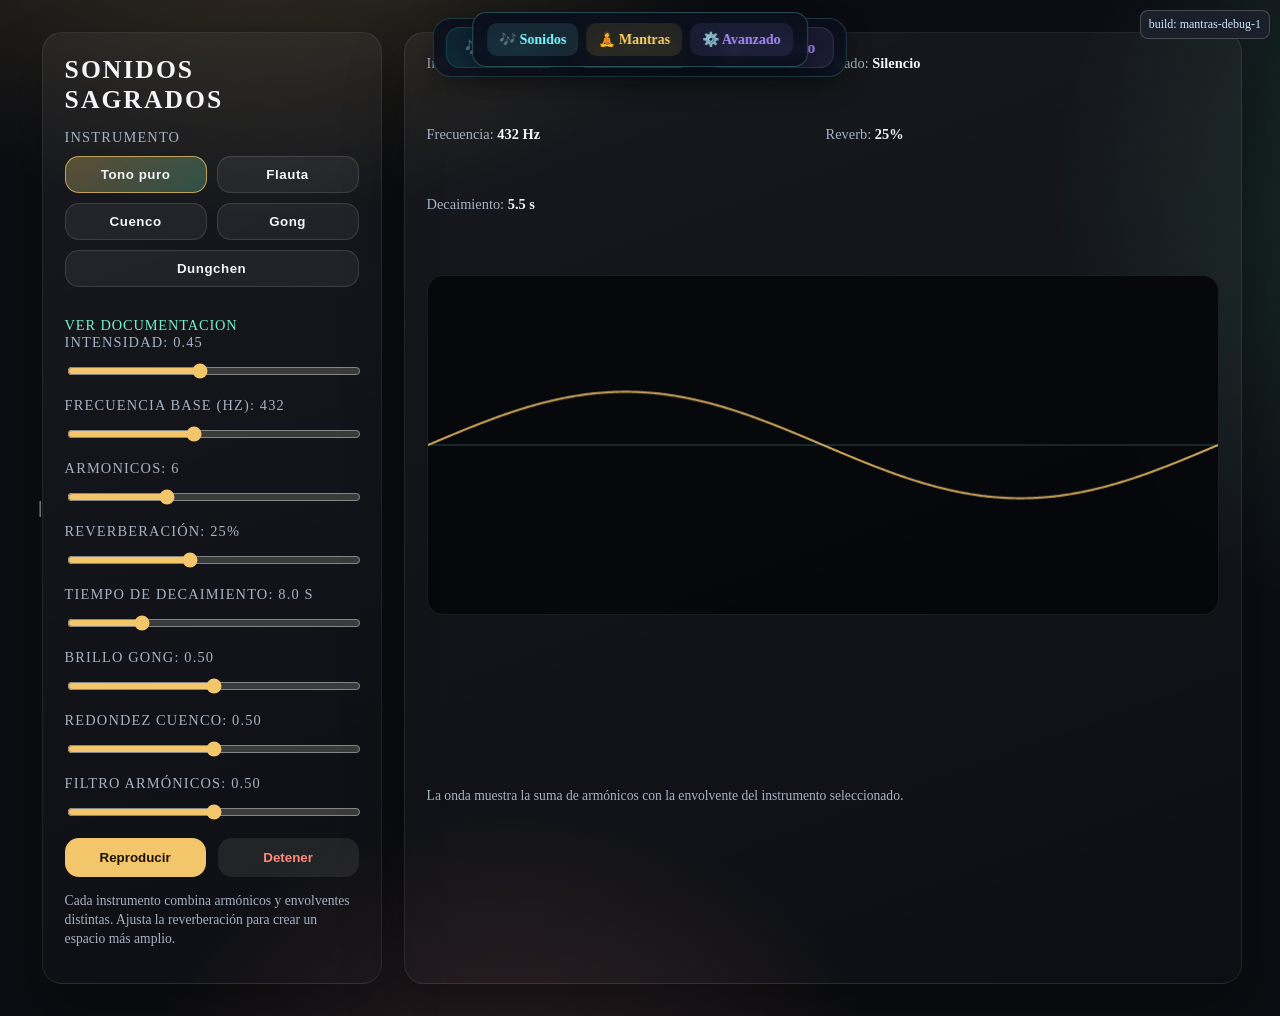
<file: index.html>
<!doctype html>
<html lang="es">
<head>
  <meta charset="utf-8" />
  <meta name="viewport" content="width=device-width, initial-scale=1.0, viewport-fit=cover">
  <title>Sonidos Sagrados</title>
  <link rel="manifest" href="./manifest.json">
  <meta name="theme-color" content="#111111">
  <style>
    :root {
      --bg: #0b0d12;
      --panel: #151a22;
      --ink: #f2f4f8;
      --muted: #a7b1c2;
      --gold: #f4c66b;
      --emerald: #76f1c4;
      --crimson: #ff8a7a;
    }

    * { box-sizing: border-box; }

    body {
      margin: 0;
      font-family: "Cinzel", "Georgia", serif;
      color: var(--ink);
      background:
        radial-gradient(900px 700px at 20% -20%, rgba(244, 198, 107, 0.25), transparent 60%),
        radial-gradient(800px 800px at 120% 20%, rgba(118, 241, 196, 0.2), transparent 60%),
        radial-gradient(700px 700px at 40% 120%, rgba(255, 138, 122, 0.2), transparent 60%),
        var(--bg);
      min-height: 100vh;
      display: flex;
      justify-content: center;
      align-items: center;
      padding: 32px 18px;
    }

    .shell {
      width: min(1200px, 100%);
      display: grid;
      grid-template-columns: minmax(260px, 340px) 1fr;
      gap: 22px;
    }

    @media (max-width: 900px) {
      .shell { grid-template-columns: 1fr; }
    }

    .panel {
      background: linear-gradient(160deg, rgba(255,255,255,0.05), rgba(255,255,255,0.01));
      border: 1px solid rgba(255,255,255,0.08);
      border-radius: 20px;
      padding: 22px;
      box-shadow: 0 30px 60px rgba(0,0,0,0.3);
    }

    h1 {
      font-size: 1.6rem;
      margin: 0 0 14px;
      letter-spacing: 0.08em;
      text-transform: uppercase;
    }

    .control {
      display: grid;
      gap: 10px;
      margin-bottom: 16px;
    }

    .control label {
      font-size: 0.9rem;
      color: var(--muted);
      text-transform: uppercase;
      letter-spacing: 0.08em;
    }

    .row {
      display: flex;
      gap: 10px;
      flex-wrap: wrap;
    }

    .btn {
      flex: 1 1 120px;
      padding: 10px 14px;
      border-radius: 14px;
      border: 1px solid rgba(255,255,255,0.12);
      background: rgba(255,255,255,0.06);
      color: var(--ink);
      cursor: pointer;
      transition: all 0.2s ease;
      font-weight: 600;
      letter-spacing: 0.04em;
    }

    .btn.active {
      border-color: rgba(244, 198, 107, 0.7);
      background: linear-gradient(130deg, rgba(244, 198, 107, 0.3), rgba(118, 241, 196, 0.25));
    }

    .btn:hover { transform: translateY(-1px); }

    input[type="range"] {
      width: 100%;
      accent-color: var(--gold);
    }

    .cta {
      display: flex;
      gap: 12px;
      margin-top: 8px;
    }

    .cta button {
      flex: 1;
      padding: 12px 14px;
      border-radius: 14px;
      border: none;
      font-weight: 700;
      cursor: pointer;
    }

    .start {
      background: var(--gold);
      color: #1a1206;
    }

    .stop {
      background: rgba(255,255,255,0.08);
      color: var(--crimson);
      border: 1px solid rgba(255,255,255,0.2);
    }

    .display {
      display: grid;
      gap: 14px;
    }

    .readout {
      display: grid;
      gap: 6px;
      grid-template-columns: repeat(2, minmax(140px, 1fr));
      font-size: 0.9rem;
      color: var(--muted);
    }

    .readout span {
      color: var(--ink);
      font-weight: 600;
    }

    canvas {
      width: 100%;
      height: 340px;
      background: rgba(6, 8, 12, 0.8);
      border-radius: 16px;
      border: 1px solid rgba(255,255,255,0.08);
    }

    .hint {
      font-size: 0.85rem;
      color: var(--muted);
      line-height: 1.4;
    }

    .nav-link {
      display: inline-block;
      margin-top: 14px;
      color: var(--emerald);
      text-decoration: none;
      font-size: 0.9rem;
      letter-spacing: 0.06em;
      text-transform: uppercase;
    }

  </style>
  <link rel="apple-touch-icon" href="apple-touch-icon.png">
  <meta name="apple-mobile-web-app-capable" content="yes">
  <meta name="apple-mobile-web-app-status-bar-style" content="black-translucent">
  <meta name="apple-mobile-web-app-title" content="Sonidos">
</head>
<body>
<div class="top-nav-links" style="position:fixed; top:18px; left:50%; transform:translateX(-50%); z-index:9999; display:flex; gap:12px; padding:8px 12px; border-radius:18px; background:rgba(10,15,28,0.88); border:1px solid rgba(125,249,255,0.18); box-shadow:0 8px 24px rgba(0,0,0,0.35); backdrop-filter:blur(8px);">
  <a href="sonidos_sagrados.html" style="text-decoration:none; color:#67e8f9; font-weight:700; padding:10px 18px; border-radius:14px; background:rgba(34,211,238,0.10); border:1px solid rgba(34,211,238,0.18);">🎶 Sonidos</a>
  <a href="mantras.html" style="text-decoration:none; color:#fbbf24; font-weight:700; padding:10px 18px; border-radius:14px; background:rgba(251,191,36,0.10); border:1px solid rgba(251,191,36,0.18);">🧘 Mantras</a>
  <a href="sound_generator.html" style="text-decoration:none; color:#a78bfa; font-weight:700; padding:10px 18px; border-radius:14px; background:rgba(167,139,250,0.10); border:1px solid rgba(167,139,250,0.18);">⚙️ Avanzado</a>
</div>

<div style="margin:12px 0; display:flex; gap:10px; flex-wrap:wrap;">| </div>

<nav style="position:fixed; top:12px; left:50%; transform:translateX(-50%); z-index:9999; display:flex; gap:8px; flex-wrap:wrap; justify-content:center; background:rgba(10,15,28,0.88); padding:10px 14px; border:1px solid rgba(125,249,255,0.25); border-radius:14px; box-shadow:0 8px 24px rgba(0,0,0,0.35); backdrop-filter:blur(8px);">
  <a href="sonidos_sagrados.html" style="color:#7df9ff; text-decoration:none; font-weight:700; font-size:14px; padding:8px 12px; border-radius:10px; background:rgba(125,249,255,0.10);">🎶 Sonidos</a>
  <a href="mantras.html" style="color:#ffd166; text-decoration:none; font-weight:700; font-size:14px; padding:8px 12px; border-radius:10px; background:rgba(255,209,102,0.10);">🧘 Mantras</a>
  <a href="sound_generator.html" style="color:#a78bfa; text-decoration:none; font-weight:700; font-size:14px; padding:8px 12px; border-radius:10px; background:rgba(167,139,250,0.10);">⚙️ Avanzado</a>
</nav>



  <main class="shell">
    <div id="build-tag" style="position:fixed; top:10px; right:10px; z-index:9999; font-size:12px; padding:6px 8px; border-radius:8px; background:#1a1f2a; border:1px solid rgba(255,255,255,0.2); color:#cfe3ff;">
      build: mantras-debug-1
    </div>
    <section class="panel">
      <h1>Sonidos sagrados</h1>
<div class="control">
        <label>Instrumento</label>
        <div class="row" id="instrument-buttons">
          <button class="btn active" data-instrument="pure">Tono puro</button>
          <button class="btn" data-instrument="flute">Flauta</button>
          <button class="btn" data-instrument="bowl">Cuenco</button>
          <button class="btn" data-instrument="gong">Gong</button>
          <button class="btn" data-instrument="tibet-horn">Dungchen</button>
        </div>
      </div>
      <a class="nav-link" href="documentacion_botones.html">Ver documentacion</a>

      <div class="control">
        <label>Intensidad: <span id="amp-value">0.45</span></label>
        <input id="amp" type="range" min="0" max="1" step="0.01" value="0.45" />
      </div>

      <div class="control">
        <label>Frecuencia base (Hz): <span id="freq-value">432</span></label>
        <input id="freq" type="range" min="20" max="980" step="1" value="432" />
      </div>

      <div class="control">
        <label>Armonicos: <span id="harm-value">6</span></label>
        <input id="harm" type="range" min="1" max="16" step="1" value="6" />
      </div>

      <div class="control">
        <label>Reverberación: <span id="verb-value">25%</span></label>
        <input id="verb" type="range" min="0" max="0.6" step="0.01" value="0.25" />
      </div>

      <div class="control">
        <label>Tiempo de decaimiento: <span id="decay-value">8.0 s</span></label>
        <input id="decay" type="range" min="1" max="30" step="0.1" value="8.0" />
      </div>

      <div class="control">
        <label>Brillo gong: <span id="gong-bright-value">0.5</span></label>
        <input id="gong-bright" type="range" min="0" max="1" step="0.05" value="0.5" />
      </div>

      <div class="control">
        <label>Redondez cuenco: <span id="bowl-round-value">0.5</span></label>
        <input id="bowl-round" type="range" min="0" max="1" step="0.05" value="0.5" />
      </div>

      <div class="control">
        <label>Filtro armónicos: <span id="harm-filter-value">0.5</span></label>
        <input id="harm-filter" type="range" min="0" max="1" step="0.05" value="0.5" />
      </div>

      <div class="cta">
        <button class="start" id="start">Reproducir</button>
        <button class="stop" id="stop">Detener</button>
      </div>

      <p class="hint">Cada instrumento combina armónicos y envolventes distintas. Ajusta la reverberación para crear un espacio más amplio.</p>
      
    </section>

    <section class="panel display">
      <div class="readout">
        <div>Instrumento: <span id="read-inst">Tono puro</span></div>
        <div>Estado: <span id="read-state">Silencio</span></div>
        <div>Frecuencia: <span id="read-freq">432 Hz</span></div>
        <div>Reverb: <span id="read-verb">25%</span></div>
        <div>Decaimiento: <span id="read-decay">5.5 s</span></div>
      </div>
      <canvas id="scope" width="900" height="340"></canvas>
      <p id="wave-hint" class="hint">La onda muestra la suma de armónicos con la envolvente del instrumento seleccionado.</p>
      

    </section>
  </main>

  <script>
    const audioState = {
      ctx: null,
      masterGain: null,
      verb: null,
      verbGain: null,
      instrument: "pure",
      running: false,
      voiceGain: null,
      nodes: []
    };

    const ui = {
      amp: document.getElementById("amp"),
      freq: document.getElementById("freq"),
      harm: document.getElementById("harm"),
      verb: document.getElementById("verb"),
      decay: document.getElementById("decay"),
      ampValue: document.getElementById("amp-value"),
      freqValue: document.getElementById("freq-value"),
      harmValue: document.getElementById("harm-value"),
      verbValue: document.getElementById("verb-value"),
      decayValue: document.getElementById("decay-value"),
      readInst: document.getElementById("read-inst"),
      readState: document.getElementById("read-state"),
      readFreq: document.getElementById("read-freq"),
      readVerb: document.getElementById("read-verb"),
      readDecay: document.getElementById("read-decay"),
      buttons: Array.from(document.querySelectorAll("#instrument-buttons .btn")),
      gongBright: document.getElementById("gong-bright"),
      bowlRound: document.getElementById("bowl-round"),
      harmFilter: document.getElementById("harm-filter"),
      gongBrightValue: document.getElementById("gong-bright-value"),
      bowlRoundValue: document.getElementById("bowl-round-value"),
      harmFilterValue: document.getElementById("harm-filter-value"),
      start: document.getElementById("start"),
      stop: document.getElementById("stop"),
      canvas: document.getElementById("scope"),
      waveHint: document.getElementById("wave-hint"),
      mantrasPanel: document.getElementById("mantras-panel")
    };

    const labels = {
      pure: "Tono puro",
      flute: "Flauta",
      bowl: "Cuenco",
      gong: "Gong",
      "tibet-horn": "Dungchen"
    };


    function ensureAudio() {
      if (!audioState.ctx) {
        audioState.ctx = new (window.AudioContext || window.webkitAudioContext)();
        audioState.masterGain = audioState.ctx.createGain();
        audioState.verbGain = audioState.ctx.createGain();
        audioState.verb = createReverb(audioState.ctx, 2.6);
        audioState.masterGain.connect(audioState.ctx.destination);
        audioState.masterGain.connect(audioState.verbGain);
        audioState.verbGain.connect(audioState.verb);
        audioState.verb.connect(audioState.ctx.destination);
      }
    }

    function createReverb(ctx, seconds) {
      const rate = ctx.sampleRate;
      const length = rate * seconds;
      const impulse = ctx.createBuffer(2, length, rate);
      for (let ch = 0; ch < 2; ch++) {
        const data = impulse.getChannelData(ch);
        for (let i = 0; i < length; i++) {
          const decay = Math.pow(1 - i / length, 2.2);
          data[i] = (Math.random() * 2 - 1) * decay;
        }
      }
      const convolver = ctx.createConvolver();
      convolver.buffer = impulse;
      return convolver;
    }

    function getProfile() {
      const harmonics = parseInt(ui.harm.value, 10);
      const baseProfiles = {
        pure: {
          ratios: [1],
          gains: [1],
        decay: 3.2,
        attack: 0.03,
        sustain: true,
        noise: 0
      },
      flute: {
        ratios: [1, 2, 3],
        gains: [1, 0.22, 0.12],
        decay: 3.0,
        attack: 0.05,
        sustain: true,
        noise: 0.02
      },
        bowl: {
          ratios: [1, 1.48, 2.15, 2.72, 3.3, 4.12, 4.7],
          gains: [1, 0.65, 0.5, 0.36, 0.28, 0.22, 0.18],
          decay: 6.8,
          attack: 0.02,
          sustain: false,
          noise: 0.02
        },
      gong: {
        ratios: [0.5, 1, 1.27, 1.42, 1.62, 2.05, 2.7, 3.05, 3.9, 4.6],
        gains: [0.22, 1, 0.8, 0.6, 0.48, 0.42, 0.3, 0.24, 0.2, 0.16],
        decay: 12.0,
        attack: 0.05,
        sustain: false,
        noise: 0.12
      },
      "tibet-horn": {
        synthesis: "harmonic",
        harmonics: 25,
        p: 1.1,
        decay: 6.0,
        attack: 0.5,
        release: 0.5,
        sustain: true,
        noise: 0
      }
    };

      const base = baseProfiles[audioState.instrument];
      const profile = {
        ...base,
        ratios: base.ratios ? base.ratios.slice() : [],
        gains: base.gains ? base.gains.slice() : []
      };

      // Ajustes tímbricos
      if (audioState.instrument === "gong" && profile.gains) {
        const bright = (parseFloat(ui.gongBright.value) - 0.5) * 2; // -1..1
        profile.gains = profile.gains.map((g, i) => {
          const tilt = 1 + bright * (i / profile.gains.length) * 0.45;
          return g * tilt;
        });
        profile.noise = Math.max(0.04, profile.noise + bright * 0.04);
      }

      if (audioState.instrument === "bowl" && profile.gains) {
        const round = (parseFloat(ui.bowlRound.value) - 0.5) * 2;
        profile.gains = profile.gains.map((g, i) => {
          const tilt = 1 + (-round) * (i / profile.gains.length) * 0.5;
          return g * tilt;
        });
      }

      const filter = (parseFloat(ui.harmFilter.value) - 0.5) * 2;
      if (Math.abs(filter) > 0.001 && profile.gains) {
        profile.gains = profile.gains.map((g, i) => {
          const weight = filter > 0
            ? 1 - (i / profile.gains.length) * 0.35
            : 1 + (i / profile.gains.length) * 0.35;
          return g * weight;
        });
      }
      if (profile.ratios.length && harmonics > profile.ratios.length) {
        const extra = harmonics - profile.ratios.length;
        for (let i = 0; i < extra; i++) {
          const n = profile.ratios.length + 1 + i;
          profile.ratios.push(n);
          profile.gains.push(profile.gains[profile.gains.length - 1] * 0.7);
        }
      }
      return profile;
    }

    function updateInstrument() {
      ui.readInst.textContent = labels[audioState.instrument];
      if (audioState.running) {
        stopSound(true);
        startSound();
      }
    }

    function updateParams() {
      const amp = parseFloat(ui.amp.value);
      const freq = parseFloat(ui.freq.value);
      const harm = parseInt(ui.harm.value, 10);
      const verb = parseFloat(ui.verb.value);
      const decay = parseFloat(ui.decay.value);

      ui.ampValue.textContent = amp.toFixed(2);
      ui.freqValue.textContent = freq.toFixed(0);
      ui.harmValue.textContent = harm;
      ui.verbValue.textContent = `${Math.round(verb * 100)}%`;
      ui.decayValue.textContent = `${decay.toFixed(1)} s`;

      ui.readFreq.textContent = `${freq.toFixed(0)} Hz`;
      ui.readVerb.textContent = `${Math.round(verb * 100)}%`;
      ui.readDecay.textContent = `${decay.toFixed(1)} s`;

      if (audioState.masterGain) {
        audioState.masterGain.gain.setTargetAtTime(amp, audioState.ctx.currentTime, 0.05);
      }
      if (audioState.verbGain) {
        audioState.verbGain.gain.setTargetAtTime(verb, audioState.ctx.currentTime, 0.08);
      }
      if (audioState.nodes.length) {
        const profile = getProfile();
        audioState.nodes.forEach((node, index) => {
          if (node.type === "osc") {
            if (profile.synthesis === "harmonic") {
              node.osc.frequency.setTargetAtTime(freq, audioState.ctx.currentTime, 0.05);
            } else {
              const ratio = profile.ratios[index % profile.ratios.length];
              node.osc.frequency.setTargetAtTime(freq * ratio, audioState.ctx.currentTime, 0.05);
            }
          }
        });
      }
      drawWaveform();
    }

    function startSound() {
      ensureAudio();
      if (audioState.running) return;

      const ctx = audioState.ctx;
      const profile = getProfile();
      const freq = parseFloat(ui.freq.value);
      const decay = parseFloat(ui.decay.value);
      const now = ctx.currentTime;

      audioState.masterGain.gain.value = parseFloat(ui.amp.value);
      audioState.verbGain.gain.value = parseFloat(ui.verb.value);

      audioState.voiceGain = ctx.createGain();
      audioState.voiceGain.gain.value = 0;

      if (audioState.instrument === "tibet-horn") {
        const lowpass = ctx.createBiquadFilter();
        lowpass.type = "lowpass";
        lowpass.frequency.value = 900;
        lowpass.Q.value = 0.7;

        const body = ctx.createBiquadFilter();
        body.type = "peaking";
        body.frequency.value = 120;
        body.Q.value = 1.1;
        body.gain.value = 4;

        audioState.voiceGain.connect(body);
        body.connect(lowpass);
        lowpass.connect(audioState.masterGain);
        lowpass.connect(audioState.verbGain);

        audioState.nodes.push({ type: "filter", node: body });
        audioState.nodes.push({ type: "filter", node: lowpass });
      } else {
        audioState.voiceGain.connect(audioState.masterGain);
        audioState.voiceGain.connect(audioState.verbGain);
      }

      audioState.nodes = [];

      if (profile.synthesis === "harmonic") {
        const osc = ctx.createOscillator();
        const real = new Float32Array(profile.harmonics + 1);
        const imag = new Float32Array(profile.harmonics + 1);
        for (let n = 1; n <= profile.harmonics; n++) {
          const amp = 1 / Math.pow(n, profile.p);
          real[n] = 0;
          imag[n] = amp;
        }
        const wave = ctx.createPeriodicWave(real, imag, { disableNormalization: true });
        osc.setPeriodicWave(wave);
        osc.frequency.value = freq;
        osc.connect(audioState.voiceGain);
        osc.start();
        audioState.nodes.push({ type: "osc", osc, gain: audioState.voiceGain });

        if (audioState.instrument === "tibet-horn") {
          const lfo = ctx.createOscillator();
          lfo.type = "sine";
          lfo.frequency.value = 0.22;
          const lfoGain = ctx.createGain();
          lfoGain.gain.value = 6;
          lfo.connect(lfoGain);
          lfoGain.connect(osc.detune);
          lfo.start();
          audioState.nodes.push({ type: "lfo", osc: lfo, gain: lfoGain });
        }
      } else {
        const detuneSpread = audioState.instrument === "gong" ? 20 : audioState.instrument === "bowl" ? 9 : 4;

        profile.ratios.forEach((ratio, index) => {
          const osc = ctx.createOscillator();
          osc.type = "sine";
          osc.frequency.value = freq * ratio;
          osc.detune.value = (Math.random() * detuneSpread - detuneSpread / 2);
          const gain = ctx.createGain();
          gain.gain.value = profile.gains[index] || profile.gains[profile.gains.length - 1];
          osc.connect(gain);
          gain.connect(audioState.voiceGain);
          osc.start();
          audioState.nodes.push({ type: "osc", osc, gain });
        });

        if (audioState.instrument === "gong") {
          const lfo = ctx.createOscillator();
          lfo.type = "sine";
          lfo.frequency.value = 0.12;
          const lfoGain = ctx.createGain();
          lfoGain.gain.value = 20;
          lfo.connect(lfoGain);
          audioState.nodes.forEach((node) => {
            if (node.type === "osc") {
              lfoGain.connect(node.osc.detune);
            }
          });
          lfo.start();
          audioState.nodes.push({ type: "lfo", osc: lfo, gain: lfoGain });
        }
      }

      if (profile.noise > 0 || audioState.instrument === "tibet-horn") {
        const bufferSize = ctx.sampleRate * 1.2;
        const buffer = ctx.createBuffer(1, bufferSize, ctx.sampleRate);
        const data = buffer.getChannelData(0);
        for (let i = 0; i < bufferSize; i++) {
          data[i] = (Math.random() * 2 - 1) * 0.6;
        }
        const noise = ctx.createBufferSource();
        noise.buffer = buffer;
        noise.loop = profile.sustain;
        const filter = ctx.createBiquadFilter();
        filter.type = "bandpass";
        filter.frequency.value = audioState.instrument === "gong" ? freq * 2.2 : audioState.instrument === "tibet-horn" ? 320 : freq * 1.6;
        filter.Q.value = audioState.instrument === "tibet-horn" ? 0.55 : 0.8;
        const noiseGain = ctx.createGain();
        noiseGain.gain.value = audioState.instrument === "tibet-horn" ? 0.06 : profile.noise;
        noise.connect(filter);
        filter.connect(noiseGain);
        noiseGain.connect(audioState.voiceGain);
        noise.start();
        audioState.nodes.push({ type: "noise", noise, gain: noiseGain });

        if (audioState.instrument === "gong") {
          const air = ctx.createBufferSource();
          air.buffer = buffer;
          air.loop = profile.sustain;
          const airFilter = ctx.createBiquadFilter();
          airFilter.type = "bandpass";
          airFilter.frequency.value = 1800;
          airFilter.Q.value = 0.4;
          const airGain = ctx.createGain();
          airGain.gain.value = 0.01;
          air.connect(airFilter);
          airFilter.connect(airGain);
          airGain.connect(audioState.voiceGain);
          air.start();
          audioState.nodes.push({ type: "noise", noise: air, gain: airGain });
        }
      }

      audioState.voiceGain.gain.setValueAtTime(0.0001, now);
      audioState.voiceGain.gain.exponentialRampToValueAtTime(1, now + profile.attack);

      if (!profile.sustain) {
        const decayTime = Math.max(0.4, profile.decay * (decay / 5.5));
        audioState.nodes.forEach((node, index) => {
          if (node.type === "osc") {
            const tail = decayTime * (1 + index * 0.12);
            if (node.gain && node.gain.gain) {
              node.gain.gain.exponentialRampToValueAtTime(0.0001, now + tail);
            }
          }
        });
        audioState.voiceGain.gain.exponentialRampToValueAtTime(0.0001, now + decayTime * 1.2);
      }

      audioState.running = true;
      ui.readState.textContent = "Reproduciendo";
    }

    function stopSound(immediate = false) {
      if (!audioState.running) return;
      const now = audioState.ctx.currentTime;
      const profile = getProfile();
      const release = immediate ? 0.05 : (profile.release || 0.3);

      if (audioState.voiceGain) {
        audioState.voiceGain.gain.cancelScheduledValues(now);
        audioState.voiceGain.gain.exponentialRampToValueAtTime(0.0001, now + release);
      }

      audioState.nodes.forEach((node) => {
        if (node.type === "osc") {
          node.osc.stop(now + release + 0.05);
        } else if (node.type === "noise") {
          node.noise.stop(now + release + 0.05);
        } else if (node.type === "lfo") {
          node.osc.stop(now + release + 0.05);
        }
      });

      setTimeout(() => {
        audioState.nodes.forEach((node) => {
          if (node.type === "osc") {
            node.osc.disconnect();
            if (node.gain && node.gain.disconnect) node.gain.disconnect();
          } else if (node.type === "noise") {
            node.noise.disconnect();
            node.gain.disconnect();
          } else if (node.type === "lfo") {
            node.osc.disconnect();
            node.gain.disconnect();
          } else if (node.type === "filter") {
            node.node.disconnect();
          }
        });
        if (audioState.voiceGain) {
          audioState.voiceGain.disconnect();
        }
        audioState.nodes = [];
        audioState.voiceGain = null;
        audioState.running = false;
        ui.readState.textContent = "Silencio";
      }, (release + 0.06) * 1000);
    }

    function drawWaveform() {
      const canvas = ui.canvas;
      const ctx = canvas.getContext("2d");
      const w = canvas.width;
      const h = canvas.height;

      ctx.clearRect(0, 0, w, h);
      ctx.fillStyle = "rgba(6, 8, 12, 0.7)";
      ctx.fillRect(0, 0, w, h);

      const mid = h / 2;
      ctx.strokeStyle = "rgba(244, 198, 107, 0.8)";
      ctx.lineWidth = 2.2;

      const samples = 512;
      const amp = parseFloat(ui.amp.value);
      const harmonics = parseInt(ui.harm.value, 10);
      const profile = getProfile();

      ctx.beginPath();
      for (let i = 0; i <= samples; i++) {
        const t = i / samples;
        const phase = t * 2 * Math.PI;
        let value = 0;

        if (audioState.instrument === "pure") {
          value = Math.sin(phase);
        } else if (audioState.instrument === "tibet-horn") {
          const limit = profile.harmonics || 25;
          const p = profile.p || 1.1;
          for (let n = 1; n <= limit; n++) {
            value += Math.sin(n * phase) / Math.pow(n, p);
          }
        } else {
          const limit = Math.min(harmonics, profile.ratios.length);
          for (let n = 0; n < limit; n++) {
            value += Math.sin(profile.ratios[n] * phase) * (profile.gains[n] || 0.1);
          }
        }

        value = value * amp;
        const x = (i / samples) * w;
        const y = mid - value * (h * 0.35);
        if (i === 0) ctx.moveTo(x, y);
        else ctx.lineTo(x, y);
      }
      ctx.stroke();

      ctx.strokeStyle = "rgba(118, 241, 196, 0.3)";
      ctx.lineWidth = 1;
      ctx.beginPath();
      ctx.moveTo(0, mid);
      ctx.lineTo(w, mid);
      ctx.stroke();
    }

    ui.buttons.forEach((btn) => {
      btn.addEventListener("click", () => {
        ui.buttons.forEach((b) => b.classList.remove("active"));
        btn.classList.add("active");
        audioState.instrument = btn.dataset.instrument;
        updateInstrument();
        drawWaveform();
      });
    });

    function updateToneLabels() {
      ui.gongBrightValue.textContent = parseFloat(ui.gongBright.value).toFixed(2);
      ui.bowlRoundValue.textContent = parseFloat(ui.bowlRound.value).toFixed(2);
      ui.harmFilterValue.textContent = parseFloat(ui.harmFilter.value).toFixed(2);
    }

    ui.amp.addEventListener("input", updateParams);
    ui.freq.addEventListener("input", updateParams);
    ui.harm.addEventListener("input", () => {
      updateParams();
      updateInstrument();
    });
    ui.verb.addEventListener("input", updateParams);
    ui.decay.addEventListener("input", updateParams);
    ui.gongBright.addEventListener("input", () => {
      updateToneLabels();
      updateInstrument();
      drawWaveform();
    });
    ui.bowlRound.addEventListener("input", () => {
      updateToneLabels();
      updateInstrument();
      drawWaveform();
    });
    ui.harmFilter.addEventListener("input", () => {
      updateToneLabels();
      updateInstrument();
      drawWaveform();
    });

    ui.start.addEventListener("click", () => {
      startSound();
      updateParams();
    });

    ui.stop.addEventListener("click", stopSound);

        updateToneLabels();
    drawWaveform();
  </script>
  <script>
  if ("serviceWorker" in navigator) {
    window.addEventListener("load", function () {
      navigator.serviceWorker.register("./sw.js", { scope: "./" })
        .catch(function (err) { console.log("SW error", err); });
    });
  }
  </script>
</body>
</html>
</file>
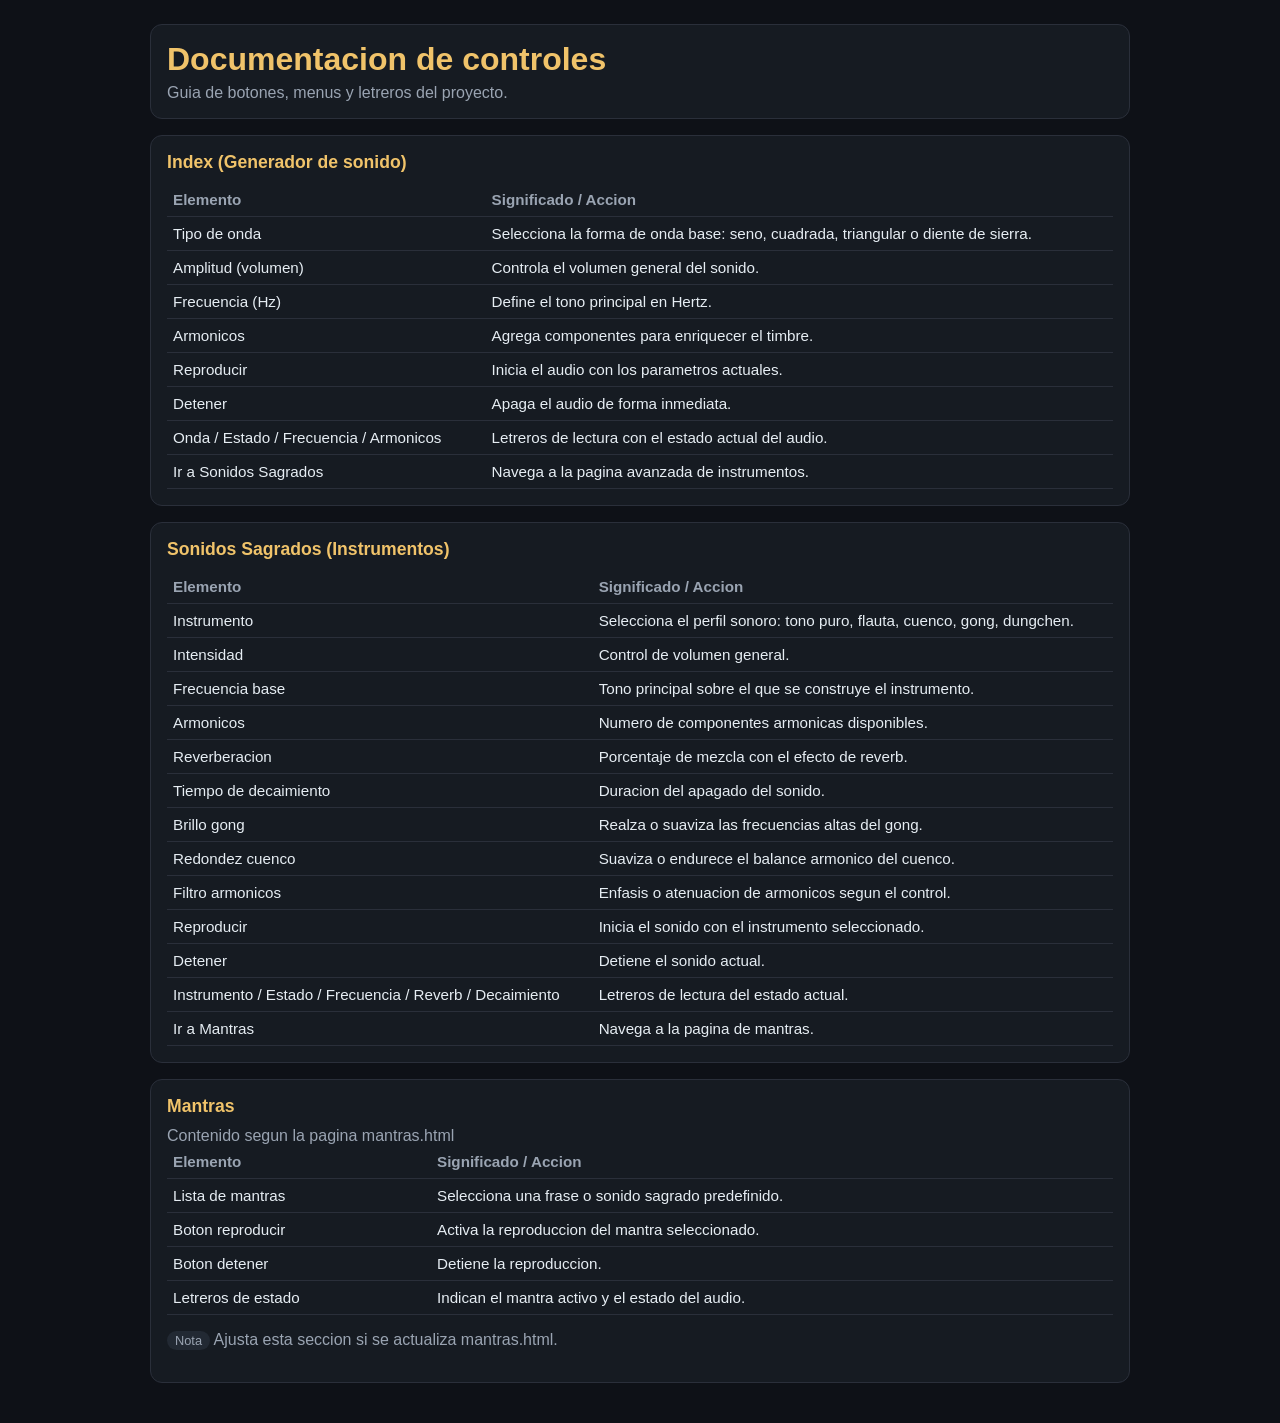
<file: documentacion_botones.html>
<!doctype html>
<html lang="es">
<head>
  <meta charset="utf-8" />
  <meta name="viewport" content="width=device-width, initial-scale=1" />
  <title>Documentacion de controles - Generador de Sonidos Sagrados</title>
  <style>
    :root {
      --bg: #0e1117;
      --panel: #161b22;
      --text: #e6edf3;
      --muted: #9aa4b2;
      --accent: #f0c36a;
    }
    * { box-sizing: border-box; }
    body {
      margin: 0;
      font-family: "Trebuchet MS", "Verdana", sans-serif;
      background: var(--bg);
      color: var(--text);
      padding: 24px 18px 40px;
    }
    header {
      max-width: 980px;
      margin: 0 auto 16px;
      padding: 16px;
      background: var(--panel);
      border-radius: 12px;
      border: 1px solid #2a2f3a;
    }
    header h1 {
      margin: 0 0 6px;
      color: var(--accent);
    }
    main {
      max-width: 980px;
      margin: 0 auto;
      display: grid;
      gap: 16px;
    }
    section {
      background: var(--panel);
      border: 1px solid #2a2f3a;
      border-radius: 12px;
      padding: 16px;
    }
    h2 {
      margin: 0 0 10px;
      color: var(--accent);
      font-size: 1.1rem;
    }
    table {
      width: 100%;
      border-collapse: collapse;
      font-size: 0.95rem;
    }
    th, td {
      text-align: left;
      padding: 8px 6px;
      border-bottom: 1px solid #2a2f3a;
      vertical-align: top;
    }
    th { color: var(--muted); font-weight: 600; }
    .muted { color: var(--muted); }
    .tag {
      display: inline-block;
      padding: 2px 8px;
      border-radius: 999px;
      background: #222933;
      color: var(--muted);
      font-size: 0.8rem;
    }
  </style>
</head>
<body>
  <header>
    <h1>Documentacion de controles</h1>
    <div class="muted">Guia de botones, menus y letreros del proyecto.</div>
  </header>

  <main>
    <section>
      <h2>Index (Generador de sonido)</h2>
      <table>
        <thead>
          <tr>
            <th>Elemento</th>
            <th>Significado / Accion</th>
          </tr>
        </thead>
        <tbody>
          <tr><td>Tipo de onda</td><td>Selecciona la forma de onda base: seno, cuadrada, triangular o diente de sierra.</td></tr>
          <tr><td>Amplitud (volumen)</td><td>Controla el volumen general del sonido.</td></tr>
          <tr><td>Frecuencia (Hz)</td><td>Define el tono principal en Hertz.</td></tr>
          <tr><td>Armonicos</td><td>Agrega componentes para enriquecer el timbre.</td></tr>
          <tr><td>Reproducir</td><td>Inicia el audio con los parametros actuales.</td></tr>
          <tr><td>Detener</td><td>Apaga el audio de forma inmediata.</td></tr>
          <tr><td>Onda / Estado / Frecuencia / Armonicos</td><td>Letreros de lectura con el estado actual del audio.</td></tr>
          <tr><td>Ir a Sonidos Sagrados</td><td>Navega a la pagina avanzada de instrumentos.</td></tr>
        </tbody>
      </table>
    </section>

    <section>
      <h2>Sonidos Sagrados (Instrumentos)</h2>
      <table>
        <thead>
          <tr>
            <th>Elemento</th>
            <th>Significado / Accion</th>
          </tr>
        </thead>
        <tbody>
          <tr><td>Instrumento</td><td>Selecciona el perfil sonoro: tono puro, flauta, cuenco, gong, dungchen.</td></tr>
          <tr><td>Intensidad</td><td>Control de volumen general.</td></tr>
          <tr><td>Frecuencia base</td><td>Tono principal sobre el que se construye el instrumento.</td></tr>
          <tr><td>Armonicos</td><td>Numero de componentes armonicas disponibles.</td></tr>
          <tr><td>Reverberacion</td><td>Porcentaje de mezcla con el efecto de reverb.</td></tr>
          <tr><td>Tiempo de decaimiento</td><td>Duracion del apagado del sonido.</td></tr>
          <tr><td>Brillo gong</td><td>Realza o suaviza las frecuencias altas del gong.</td></tr>
          <tr><td>Redondez cuenco</td><td>Suaviza o endurece el balance armonico del cuenco.</td></tr>
          <tr><td>Filtro armonicos</td><td>Enfasis o atenuacion de armonicos segun el control.</td></tr>
          <tr><td>Reproducir</td><td>Inicia el sonido con el instrumento seleccionado.</td></tr>
          <tr><td>Detener</td><td>Detiene el sonido actual.</td></tr>
          <tr><td>Instrumento / Estado / Frecuencia / Reverb / Decaimiento</td><td>Letreros de lectura del estado actual.</td></tr>
          <tr><td>Ir a Mantras</td><td>Navega a la pagina de mantras.</td></tr>
        </tbody>
      </table>
    </section>

    <section>
      <h2>Mantras</h2>
      <div class="muted">Contenido segun la pagina mantras.html</div>
      <table>
        <thead>
          <tr>
            <th>Elemento</th>
            <th>Significado / Accion</th>
          </tr>
        </thead>
        <tbody>
          <tr><td>Lista de mantras</td><td>Selecciona una frase o sonido sagrado predefinido.</td></tr>
          <tr><td>Boton reproducir</td><td>Activa la reproduccion del mantra seleccionado.</td></tr>
          <tr><td>Boton detener</td><td>Detiene la reproduccion.</td></tr>
          <tr><td>Letreros de estado</td><td>Indican el mantra activo y el estado del audio.</td></tr>
        </tbody>
      </table>
      <p class="muted"><span class="tag">Nota</span> Ajusta esta seccion si se actualiza mantras.html.</p>
    </section>
  </main>
</body>
</html>
</file>
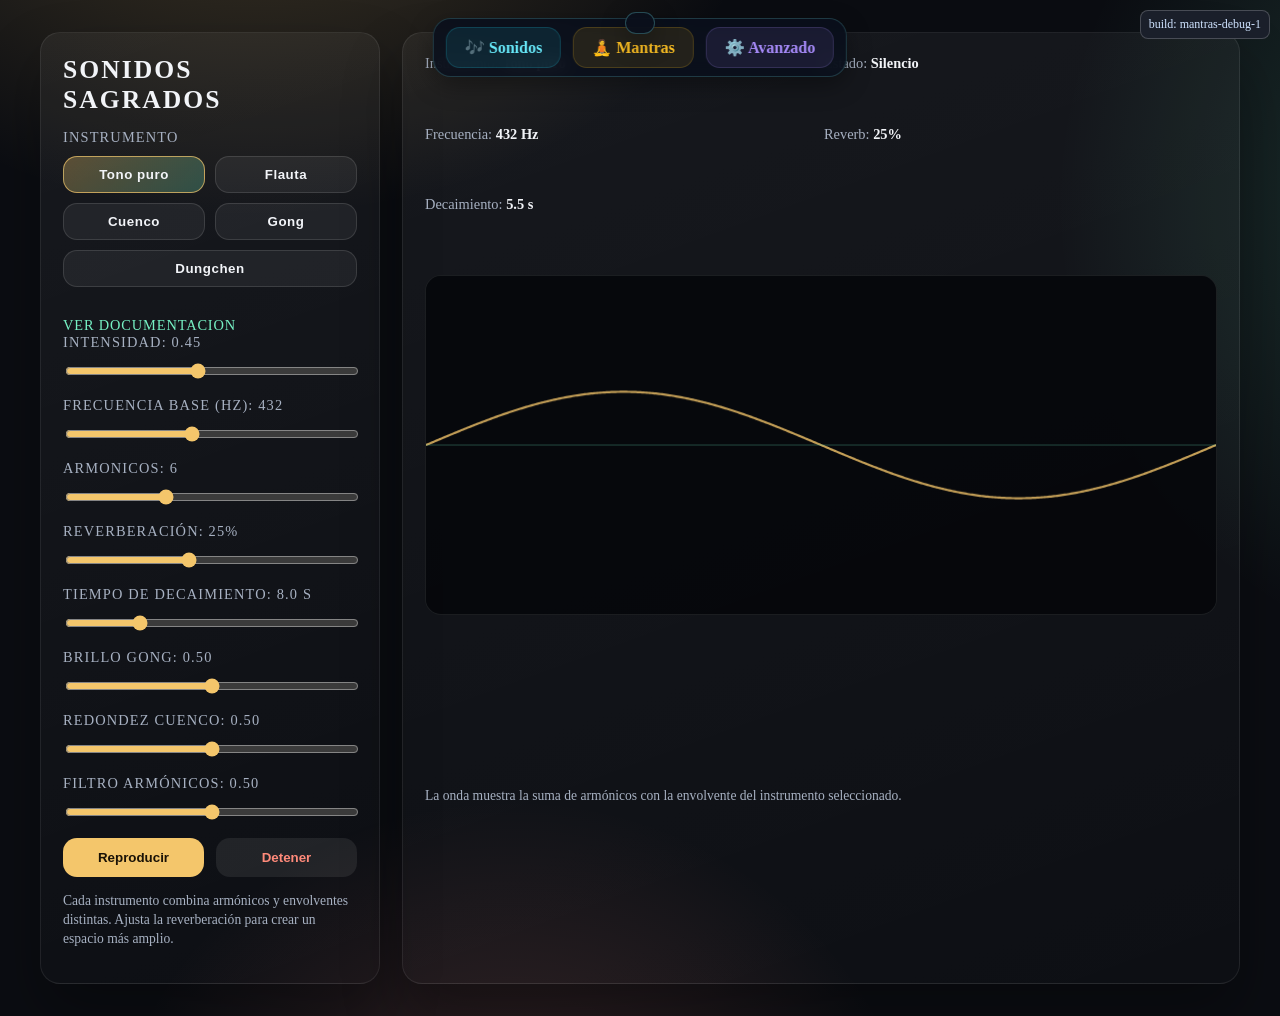
<file: sonidos_sagrados.html>
<!doctype html>
<html lang="es">
<head>
  <meta charset="utf-8" />
  <meta name="viewport" content="width=device-width, initial-scale=1" />
  <title>Sonidos Sagrados</title>
  <style>
    :root {
      --bg: #0b0d12;
      --panel: #151a22;
      --ink: #f2f4f8;
      --muted: #a7b1c2;
      --gold: #f4c66b;
      --emerald: #76f1c4;
      --crimson: #ff8a7a;
    }

    * { box-sizing: border-box; }

    body {
      margin: 0;
      font-family: "Cinzel", "Georgia", serif;
      color: var(--ink);
      background:
        radial-gradient(900px 700px at 20% -20%, rgba(244, 198, 107, 0.25), transparent 60%),
        radial-gradient(800px 800px at 120% 20%, rgba(118, 241, 196, 0.2), transparent 60%),
        radial-gradient(700px 700px at 40% 120%, rgba(255, 138, 122, 0.2), transparent 60%),
        var(--bg);
      min-height: 100vh;
      display: flex;
      justify-content: center;
      align-items: center;
      padding: 32px 18px;
    }

    .shell {
      width: min(1200px, 100%);
      display: grid;
      grid-template-columns: minmax(260px, 340px) 1fr;
      gap: 22px;
    }

    @media (max-width: 900px) {
      .shell { grid-template-columns: 1fr; }
    }

    .panel {
      background: linear-gradient(160deg, rgba(255,255,255,0.05), rgba(255,255,255,0.01));
      border: 1px solid rgba(255,255,255,0.08);
      border-radius: 20px;
      padding: 22px;
      box-shadow: 0 30px 60px rgba(0,0,0,0.3);
    }

    h1 {
      font-size: 1.6rem;
      margin: 0 0 14px;
      letter-spacing: 0.08em;
      text-transform: uppercase;
    }

    .control {
      display: grid;
      gap: 10px;
      margin-bottom: 16px;
    }

    .control label {
      font-size: 0.9rem;
      color: var(--muted);
      text-transform: uppercase;
      letter-spacing: 0.08em;
    }

    .row {
      display: flex;
      gap: 10px;
      flex-wrap: wrap;
    }

    .btn {
      flex: 1 1 120px;
      padding: 10px 14px;
      border-radius: 14px;
      border: 1px solid rgba(255,255,255,0.12);
      background: rgba(255,255,255,0.06);
      color: var(--ink);
      cursor: pointer;
      transition: all 0.2s ease;
      font-weight: 600;
      letter-spacing: 0.04em;
    }

    .btn.active {
      border-color: rgba(244, 198, 107, 0.7);
      background: linear-gradient(130deg, rgba(244, 198, 107, 0.3), rgba(118, 241, 196, 0.25));
    }

    .btn:hover { transform: translateY(-1px); }

    input[type="range"] {
      width: 100%;
      accent-color: var(--gold);
    }

    .cta {
      display: flex;
      gap: 12px;
      margin-top: 8px;
    }

    .cta button {
      flex: 1;
      padding: 12px 14px;
      border-radius: 14px;
      border: none;
      font-weight: 700;
      cursor: pointer;
    }

    .start {
      background: var(--gold);
      color: #1a1206;
    }

    .stop {
      background: rgba(255,255,255,0.08);
      color: var(--crimson);
      border: 1px solid rgba(255,255,255,0.2);
    }

    .display {
      display: grid;
      gap: 14px;
    }

    .readout {
      display: grid;
      gap: 6px;
      grid-template-columns: repeat(2, minmax(140px, 1fr));
      font-size: 0.9rem;
      color: var(--muted);
    }

    .readout span {
      color: var(--ink);
      font-weight: 600;
    }

    canvas {
      width: 100%;
      height: 340px;
      background: rgba(6, 8, 12, 0.8);
      border-radius: 16px;
      border: 1px solid rgba(255,255,255,0.08);
    }

    .hint {
      font-size: 0.85rem;
      color: var(--muted);
      line-height: 1.4;
    }

    .nav-link {
      display: inline-block;
      margin-top: 14px;
      color: var(--emerald);
      text-decoration: none;
      font-size: 0.9rem;
      letter-spacing: 0.06em;
      text-transform: uppercase;
    }

  
.nav-links {
  position: fixed;
  top: 20px;
  left: 20px;
  display: flex;
  gap: 10px;
  z-index: 999;
}

.nav-links a {
  text-decoration: none;
  font-size: 12px;
  color: #7dd3fc;
  background: rgba(0,0,0,0.4);
  padding: 6px 10px;
  border-radius: 8px;
  border: 1px solid rgba(125, 211, 252, 0.3);
}

.nav-links a:hover {
  background: rgba(125, 211, 252, 0.2);
}

</style>
</head>
<body>
<div class="top-nav-links" style="position:fixed; top:18px; left:50%; transform:translateX(-50%); z-index:9999; display:flex; gap:12px; padding:8px 12px; border-radius:18px; background:rgba(10,15,28,0.88); border:1px solid rgba(125,249,255,0.18); box-shadow:0 8px 24px rgba(0,0,0,0.35); backdrop-filter:blur(8px);">
  <a href="sonidos_sagrados.html" style="text-decoration:none; color:#67e8f9; font-weight:700; padding:10px 18px; border-radius:14px; background:rgba(34,211,238,0.10); border:1px solid rgba(34,211,238,0.18);">🎶 Sonidos</a>
  <a href="mantras.html" style="text-decoration:none; color:#fbbf24; font-weight:700; padding:10px 18px; border-radius:14px; background:rgba(251,191,36,0.10); border:1px solid rgba(251,191,36,0.18);">🧘 Mantras</a>
  <a href="sound_generator.html" style="text-decoration:none; color:#a78bfa; font-weight:700; padding:10px 18px; border-radius:14px; background:rgba(167,139,250,0.10); border:1px solid rgba(167,139,250,0.18);">⚙️ Avanzado</a>
</div>


<nav style="position:fixed; top:12px; left:50%; transform:translateX(-50%); z-index:9999; display:flex; gap:8px; flex-wrap:wrap; justify-content:center; background:rgba(10,15,28,0.88); padding:10px 14px; border:1px solid rgba(125,249,255,0.25); border-radius:14px; box-shadow:0 8px 24px rgba(0,0,0,0.35); backdrop-filter:blur(8px);">

</nav>

  <main class="shell">
    <div id="build-tag" style="position:fixed; top:10px; right:10px; z-index:9999; font-size:12px; padding:6px 8px; border-radius:8px; background:#1a1f2a; border:1px solid rgba(255,255,255,0.2); color:#cfe3ff;">
      build: mantras-debug-1
    </div>
    <section class="panel">
      <h1>Sonidos sagrados</h1>
<div class="control">
        <label>Instrumento</label>
        <div class="row" id="instrument-buttons">
          <button class="btn active" data-instrument="pure">Tono puro</button>
          <button class="btn" data-instrument="flute">Flauta</button>
          <button class="btn" data-instrument="bowl">Cuenco</button>
          <button class="btn" data-instrument="gong">Gong</button>
          <button class="btn" data-instrument="tibet-horn">Dungchen</button>
        </div>
      </div>
      
      <a class="nav-link" href="documentacion_botones.html">Ver documentacion</a>

      <div class="control">
        <label>Intensidad: <span id="amp-value">0.45</span></label>
        <input id="amp" type="range" min="0" max="1" step="0.01" value="0.45" />
      </div>

      <div class="control">
        <label>Frecuencia base (Hz): <span id="freq-value">432</span></label>
        <input id="freq" type="range" min="20" max="980" step="1" value="432" />
      </div>

      <div class="control">
        <label>Armonicos: <span id="harm-value">6</span></label>
        <input id="harm" type="range" min="1" max="16" step="1" value="6" />
      </div>

      <div class="control">
        <label>Reverberación: <span id="verb-value">25%</span></label>
        <input id="verb" type="range" min="0" max="0.6" step="0.01" value="0.25" />
      </div>

      <div class="control">
        <label>Tiempo de decaimiento: <span id="decay-value">8.0 s</span></label>
        <input id="decay" type="range" min="1" max="30" step="0.1" value="8.0" />
      </div>

      <div class="control">
        <label>Brillo gong: <span id="gong-bright-value">0.5</span></label>
        <input id="gong-bright" type="range" min="0" max="1" step="0.05" value="0.5" />
      </div>

      <div class="control">
        <label>Redondez cuenco: <span id="bowl-round-value">0.5</span></label>
        <input id="bowl-round" type="range" min="0" max="1" step="0.05" value="0.5" />
      </div>

      <div class="control">
        <label>Filtro armónicos: <span id="harm-filter-value">0.5</span></label>
        <input id="harm-filter" type="range" min="0" max="1" step="0.05" value="0.5" />
      </div>

      <div class="cta">
        <button class="start" id="start">Reproducir</button>
        <button class="stop" id="stop">Detener</button>
      </div>

      <p class="hint">Cada instrumento combina armónicos y envolventes distintas. Ajusta la reverberación para crear un espacio más amplio.</p>
      
    </section>

    <section class="panel display">
      <div class="readout">
        <div>Instrumento: <span id="read-inst">Tono puro</span></div>
        <div>Estado: <span id="read-state">Silencio</span></div>
        <div>Frecuencia: <span id="read-freq">432 Hz</span></div>
        <div>Reverb: <span id="read-verb">25%</span></div>
        <div>Decaimiento: <span id="read-decay">5.5 s</span></div>
      </div>
      <canvas id="scope" width="900" height="340"></canvas>
      <p id="wave-hint" class="hint">La onda muestra la suma de armónicos con la envolvente del instrumento seleccionado.</p>
      

    </section>
  </main>

  <script>
    const audioState = {
      ctx: null,
      masterGain: null,
      verb: null,
      verbGain: null,
      instrument: "pure",
      running: false,
      voiceGain: null,
      nodes: []
    };

    const ui = {
      amp: document.getElementById("amp"),
      freq: document.getElementById("freq"),
      harm: document.getElementById("harm"),
      verb: document.getElementById("verb"),
      decay: document.getElementById("decay"),
      ampValue: document.getElementById("amp-value"),
      freqValue: document.getElementById("freq-value"),
      harmValue: document.getElementById("harm-value"),
      verbValue: document.getElementById("verb-value"),
      decayValue: document.getElementById("decay-value"),
      readInst: document.getElementById("read-inst"),
      readState: document.getElementById("read-state"),
      readFreq: document.getElementById("read-freq"),
      readVerb: document.getElementById("read-verb"),
      readDecay: document.getElementById("read-decay"),
      buttons: Array.from(document.querySelectorAll("#instrument-buttons .btn")),
      gongBright: document.getElementById("gong-bright"),
      bowlRound: document.getElementById("bowl-round"),
      harmFilter: document.getElementById("harm-filter"),
      gongBrightValue: document.getElementById("gong-bright-value"),
      bowlRoundValue: document.getElementById("bowl-round-value"),
      harmFilterValue: document.getElementById("harm-filter-value"),
      start: document.getElementById("start"),
      stop: document.getElementById("stop"),
      canvas: document.getElementById("scope"),
      waveHint: document.getElementById("wave-hint"),
      mantrasPanel: document.getElementById("mantras-panel")
    };

    const labels = {
      pure: "Tono puro",
      flute: "Flauta",
      bowl: "Cuenco",
      gong: "Gong",
      "tibet-horn": "Dungchen"
    };

    function ensureAudio() {
      if (!audioState.ctx) {
        audioState.ctx = new (window.AudioContext || window.webkitAudioContext)();
        audioState.masterGain = audioState.ctx.createGain();
        audioState.verbGain = audioState.ctx.createGain();
        audioState.verb = createReverb(audioState.ctx, 2.6);
        audioState.masterGain.connect(audioState.ctx.destination);
        audioState.masterGain.connect(audioState.verbGain);
        audioState.verbGain.connect(audioState.verb);
        audioState.verb.connect(audioState.ctx.destination);
      }
    }

    function createReverb(ctx, seconds) {
      const rate = ctx.sampleRate;
      const length = rate * seconds;
      const impulse = ctx.createBuffer(2, length, rate);
      for (let ch = 0; ch < 2; ch++) {
        const data = impulse.getChannelData(ch);
        for (let i = 0; i < length; i++) {
          const decay = Math.pow(1 - i / length, 2.2);
          data[i] = (Math.random() * 2 - 1) * decay;
        }
      }
      const convolver = ctx.createConvolver();
      convolver.buffer = impulse;
      return convolver;
    }

    function getProfile() {
      const harmonics = parseInt(ui.harm.value, 10);
      const baseProfiles = {
        pure: {
          ratios: [1],
          gains: [1],
        decay: 3.2,
        attack: 0.03,
        sustain: true,
        noise: 0
      },
      flute: {
        ratios: [1, 2, 3],
        gains: [1, 0.22, 0.12],
        decay: 3.0,
        attack: 0.05,
        sustain: true,
        noise: 0.02
      },
        bowl: {
          ratios: [1, 1.48, 2.15, 2.72, 3.3, 4.12, 4.7],
          gains: [1, 0.65, 0.5, 0.36, 0.28, 0.22, 0.18],
          decay: 6.8,
          attack: 0.02,
          sustain: false,
          noise: 0.02
        },
      gong: {
        ratios: [0.5, 1, 1.27, 1.42, 1.62, 2.05, 2.7, 3.05, 3.9, 4.6],
        gains: [0.22, 1, 0.8, 0.6, 0.48, 0.42, 0.3, 0.24, 0.2, 0.16],
        decay: 12.0,
        attack: 0.05,
        sustain: false,
        noise: 0.12
      },
      "tibet-horn": {
        synthesis: "harmonic",
        harmonics: 25,
        p: 1.1,
        decay: 6.0,
        attack: 0.5,
        release: 0.5,
        sustain: true,
        noise: 0
      }
    };

      const base = baseProfiles[audioState.instrument];
      const profile = {
        ...base,
        ratios: base.ratios ? base.ratios.slice() : [],
        gains: base.gains ? base.gains.slice() : []
      };

      // Ajustes tímbricos
      if (audioState.instrument === "gong" && profile.gains) {
        const bright = (parseFloat(ui.gongBright.value) - 0.5) * 2; // -1..1
        profile.gains = profile.gains.map((g, i) => {
          const tilt = 1 + bright * (i / profile.gains.length) * 0.45;
          return g * tilt;
        });
        profile.noise = Math.max(0.04, profile.noise + bright * 0.04);
      }

      if (audioState.instrument === "bowl" && profile.gains) {
        const round = (parseFloat(ui.bowlRound.value) - 0.5) * 2;
        profile.gains = profile.gains.map((g, i) => {
          const tilt = 1 + (-round) * (i / profile.gains.length) * 0.5;
          return g * tilt;
        });
      }

      const filter = (parseFloat(ui.harmFilter.value) - 0.5) * 2;
      if (Math.abs(filter) > 0.001 && profile.gains) {
        profile.gains = profile.gains.map((g, i) => {
          const weight = filter > 0
            ? 1 - (i / profile.gains.length) * 0.35
            : 1 + (i / profile.gains.length) * 0.35;
          return g * weight;
        });
      }
      if (profile.ratios.length && harmonics > profile.ratios.length) {
        const extra = harmonics - profile.ratios.length;
        for (let i = 0; i < extra; i++) {
          const n = profile.ratios.length + 1 + i;
          profile.ratios.push(n);
          profile.gains.push(profile.gains[profile.gains.length - 1] * 0.7);
        }
      }
      return profile;
    }

    function updateInstrument() {
      ui.readInst.textContent = labels[audioState.instrument];
      if (audioState.running) {
        stopSound(true);
        startSound();
      }
    }

    function updateParams() {
      const amp = parseFloat(ui.amp.value);
      const freq = parseFloat(ui.freq.value);
      const harm = parseInt(ui.harm.value, 10);
      const verb = parseFloat(ui.verb.value);
      const decay = parseFloat(ui.decay.value);

      ui.ampValue.textContent = amp.toFixed(2);
      ui.freqValue.textContent = freq.toFixed(0);
      ui.harmValue.textContent = harm;
      ui.verbValue.textContent = `${Math.round(verb * 100)}%`;
      ui.decayValue.textContent = `${decay.toFixed(1)} s`;

      ui.readFreq.textContent = `${freq.toFixed(0)} Hz`;
      ui.readVerb.textContent = `${Math.round(verb * 100)}%`;
      ui.readDecay.textContent = `${decay.toFixed(1)} s`;

      if (audioState.masterGain) {
        audioState.masterGain.gain.setTargetAtTime(amp, audioState.ctx.currentTime, 0.05);
      }
      if (audioState.verbGain) {
        audioState.verbGain.gain.setTargetAtTime(verb, audioState.ctx.currentTime, 0.08);
      }
      if (audioState.nodes.length) {
        const profile = getProfile();
        audioState.nodes.forEach((node, index) => {
          if (node.type === "osc") {
            if (profile.synthesis === "harmonic") {
              node.osc.frequency.setTargetAtTime(freq, audioState.ctx.currentTime, 0.05);
            } else {
              const ratio = profile.ratios[index % profile.ratios.length];
              node.osc.frequency.setTargetAtTime(freq * ratio, audioState.ctx.currentTime, 0.05);
            }
          }
        });
      }
      drawWaveform();
    }

    function startSound() {
      ensureAudio();
      if (audioState.running) return;

      const ctx = audioState.ctx;
      const profile = getProfile();
      const freq = parseFloat(ui.freq.value);
      const decay = parseFloat(ui.decay.value);
      const now = ctx.currentTime;

      audioState.masterGain.gain.value = parseFloat(ui.amp.value);
      audioState.verbGain.gain.value = parseFloat(ui.verb.value);

      audioState.voiceGain = ctx.createGain();
      audioState.voiceGain.gain.value = 0;

      if (audioState.instrument === "tibet-horn") {
        const lowpass = ctx.createBiquadFilter();
        lowpass.type = "lowpass";
        lowpass.frequency.value = 900;
        lowpass.Q.value = 0.7;

        const body = ctx.createBiquadFilter();
        body.type = "peaking";
        body.frequency.value = 120;
        body.Q.value = 1.1;
        body.gain.value = 4;

        audioState.voiceGain.connect(body);
        body.connect(lowpass);
        lowpass.connect(audioState.masterGain);
        lowpass.connect(audioState.verbGain);

        audioState.nodes.push({ type: "filter", node: body });
        audioState.nodes.push({ type: "filter", node: lowpass });
      } else {
        audioState.voiceGain.connect(audioState.masterGain);
        audioState.voiceGain.connect(audioState.verbGain);
      }

      audioState.nodes = [];

      if (profile.synthesis === "harmonic") {
        const osc = ctx.createOscillator();
        const real = new Float32Array(profile.harmonics + 1);
        const imag = new Float32Array(profile.harmonics + 1);
        for (let n = 1; n <= profile.harmonics; n++) {
          const amp = 1 / Math.pow(n, profile.p);
          real[n] = 0;
          imag[n] = amp;
        }
        const wave = ctx.createPeriodicWave(real, imag, { disableNormalization: true });
        osc.setPeriodicWave(wave);
        osc.frequency.value = freq;
        osc.connect(audioState.voiceGain);
        osc.start();
        audioState.nodes.push({ type: "osc", osc, gain: audioState.voiceGain });

        if (audioState.instrument === "tibet-horn") {
          const lfo = ctx.createOscillator();
          lfo.type = "sine";
          lfo.frequency.value = 0.22;
          const lfoGain = ctx.createGain();
          lfoGain.gain.value = 6;
          lfo.connect(lfoGain);
          lfoGain.connect(osc.detune);
          lfo.start();
          audioState.nodes.push({ type: "lfo", osc: lfo, gain: lfoGain });
        }
      } else {
        const detuneSpread = audioState.instrument === "gong" ? 20 : audioState.instrument === "bowl" ? 9 : 4;

        profile.ratios.forEach((ratio, index) => {
          const osc = ctx.createOscillator();
          osc.type = "sine";
          osc.frequency.value = freq * ratio;
          osc.detune.value = (Math.random() * detuneSpread - detuneSpread / 2);
          const gain = ctx.createGain();
          gain.gain.value = profile.gains[index] || profile.gains[profile.gains.length - 1];
          osc.connect(gain);
          gain.connect(audioState.voiceGain);
          osc.start();
          audioState.nodes.push({ type: "osc", osc, gain });
        });

        if (audioState.instrument === "gong") {
          const lfo = ctx.createOscillator();
          lfo.type = "sine";
          lfo.frequency.value = 0.12;
          const lfoGain = ctx.createGain();
          lfoGain.gain.value = 20;
          lfo.connect(lfoGain);
          audioState.nodes.forEach((node) => {
            if (node.type === "osc") {
              lfoGain.connect(node.osc.detune);
            }
          });
          lfo.start();
          audioState.nodes.push({ type: "lfo", osc: lfo, gain: lfoGain });
        }
      }

      if (profile.noise > 0 || audioState.instrument === "tibet-horn") {
        const bufferSize = ctx.sampleRate * 1.2;
        const buffer = ctx.createBuffer(1, bufferSize, ctx.sampleRate);
        const data = buffer.getChannelData(0);
        for (let i = 0; i < bufferSize; i++) {
          data[i] = (Math.random() * 2 - 1) * 0.6;
        }
        const noise = ctx.createBufferSource();
        noise.buffer = buffer;
        noise.loop = profile.sustain;
        const filter = ctx.createBiquadFilter();
        filter.type = "bandpass";
        filter.frequency.value = audioState.instrument === "gong" ? freq * 2.2 : audioState.instrument === "tibet-horn" ? 320 : freq * 1.6;
        filter.Q.value = audioState.instrument === "tibet-horn" ? 0.55 : 0.8;
        const noiseGain = ctx.createGain();
        noiseGain.gain.value = audioState.instrument === "tibet-horn" ? 0.06 : profile.noise;
        noise.connect(filter);
        filter.connect(noiseGain);
        noiseGain.connect(audioState.voiceGain);
        noise.start();
        audioState.nodes.push({ type: "noise", noise, gain: noiseGain });

        if (audioState.instrument === "gong") {
          const air = ctx.createBufferSource();
          air.buffer = buffer;
          air.loop = profile.sustain;
          const airFilter = ctx.createBiquadFilter();
          airFilter.type = "bandpass";
          airFilter.frequency.value = 1800;
          airFilter.Q.value = 0.4;
          const airGain = ctx.createGain();
          airGain.gain.value = 0.01;
          air.connect(airFilter);
          airFilter.connect(airGain);
          airGain.connect(audioState.voiceGain);
          air.start();
          audioState.nodes.push({ type: "noise", noise: air, gain: airGain });
        }
      }

      audioState.voiceGain.gain.setValueAtTime(0.0001, now);
      audioState.voiceGain.gain.exponentialRampToValueAtTime(1, now + profile.attack);

      if (!profile.sustain) {
        const decayTime = Math.max(0.4, profile.decay * (decay / 5.5));
        audioState.nodes.forEach((node, index) => {
          if (node.type === "osc") {
            const tail = decayTime * (1 + index * 0.12);
            if (node.gain && node.gain.gain) {
              node.gain.gain.exponentialRampToValueAtTime(0.0001, now + tail);
            }
          }
        });
        audioState.voiceGain.gain.exponentialRampToValueAtTime(0.0001, now + decayTime * 1.2);
      }

      audioState.running = true;
      ui.readState.textContent = "Reproduciendo";
    }

    function stopSound(immediate = false) {
      if (!audioState.running) return;
      const now = audioState.ctx.currentTime;
      const profile = getProfile();
      const release = immediate ? 0.05 : (profile.release || 0.3);

      if (audioState.voiceGain) {
        audioState.voiceGain.gain.cancelScheduledValues(now);
        audioState.voiceGain.gain.exponentialRampToValueAtTime(0.0001, now + release);
      }

      audioState.nodes.forEach((node) => {
        if (node.type === "osc") {
          node.osc.stop(now + release + 0.05);
        } else if (node.type === "noise") {
          node.noise.stop(now + release + 0.05);
        } else if (node.type === "lfo") {
          node.osc.stop(now + release + 0.05);
        }
      });

      setTimeout(() => {
        audioState.nodes.forEach((node) => {
          if (node.type === "osc") {
            node.osc.disconnect();
            if (node.gain && node.gain.disconnect) node.gain.disconnect();
          } else if (node.type === "noise") {
            node.noise.disconnect();
            node.gain.disconnect();
          } else if (node.type === "lfo") {
            node.osc.disconnect();
            node.gain.disconnect();
          } else if (node.type === "filter") {
            node.node.disconnect();
          }
        });
        if (audioState.voiceGain) {
          audioState.voiceGain.disconnect();
        }
        audioState.nodes = [];
        audioState.voiceGain = null;
        audioState.running = false;
        ui.readState.textContent = "Silencio";
      }, (release + 0.06) * 1000);
    }

    function drawWaveform() {
      const canvas = ui.canvas;
      const ctx = canvas.getContext("2d");
      const w = canvas.width;
      const h = canvas.height;

      ctx.clearRect(0, 0, w, h);
      ctx.fillStyle = "rgba(6, 8, 12, 0.7)";
      ctx.fillRect(0, 0, w, h);

      const mid = h / 2;
      ctx.strokeStyle = "rgba(244, 198, 107, 0.8)";
      ctx.lineWidth = 2.2;

      const samples = 512;
      const amp = parseFloat(ui.amp.value);
      const harmonics = parseInt(ui.harm.value, 10);
      const profile = getProfile();

      ctx.beginPath();
      for (let i = 0; i <= samples; i++) {
        const t = i / samples;
        const phase = t * 2 * Math.PI;
        let value = 0;

        if (audioState.instrument === "pure") {
          value = Math.sin(phase);
        } else if (audioState.instrument === "tibet-horn") {
          const limit = profile.harmonics || 25;
          const p = profile.p || 1.1;
          for (let n = 1; n <= limit; n++) {
            value += Math.sin(n * phase) / Math.pow(n, p);
          }
        } else {
          const limit = Math.min(harmonics, profile.ratios.length);
          for (let n = 0; n < limit; n++) {
            value += Math.sin(profile.ratios[n] * phase) * (profile.gains[n] || 0.1);
          }
        }

        value = value * amp;
        const x = (i / samples) * w;
        const y = mid - value * (h * 0.35);
        if (i === 0) ctx.moveTo(x, y);
        else ctx.lineTo(x, y);
      }
      ctx.stroke();

      ctx.strokeStyle = "rgba(118, 241, 196, 0.3)";
      ctx.lineWidth = 1;
      ctx.beginPath();
      ctx.moveTo(0, mid);
      ctx.lineTo(w, mid);
      ctx.stroke();
    }

    ui.buttons.forEach((btn) => {
      btn.addEventListener("click", () => {
        ui.buttons.forEach((b) => b.classList.remove("active"));
        btn.classList.add("active");
        audioState.instrument = btn.dataset.instrument;
        updateInstrument();
        drawWaveform();
      });
    });

    function updateToneLabels() {
      ui.gongBrightValue.textContent = parseFloat(ui.gongBright.value).toFixed(2);
      ui.bowlRoundValue.textContent = parseFloat(ui.bowlRound.value).toFixed(2);
      ui.harmFilterValue.textContent = parseFloat(ui.harmFilter.value).toFixed(2);
    }

    ui.amp.addEventListener("input", updateParams);
    ui.freq.addEventListener("input", updateParams);
    ui.harm.addEventListener("input", () => {
      updateParams();
      updateInstrument();
    });
    ui.verb.addEventListener("input", updateParams);
    ui.decay.addEventListener("input", updateParams);
    ui.gongBright.addEventListener("input", () => {
      updateToneLabels();
      updateInstrument();
      drawWaveform();
    });
    ui.bowlRound.addEventListener("input", () => {
      updateToneLabels();
      updateInstrument();
      drawWaveform();
    });
    ui.harmFilter.addEventListener("input", () => {
      updateToneLabels();
      updateInstrument();
      drawWaveform();
    });

    ui.start.addEventListener("click", () => {
      startSound();
      updateParams();
    });

    ui.stop.addEventListener("click", stopSound);

        updateToneLabels();
    drawWaveform();
  </script>
</body>
</html>
</file>
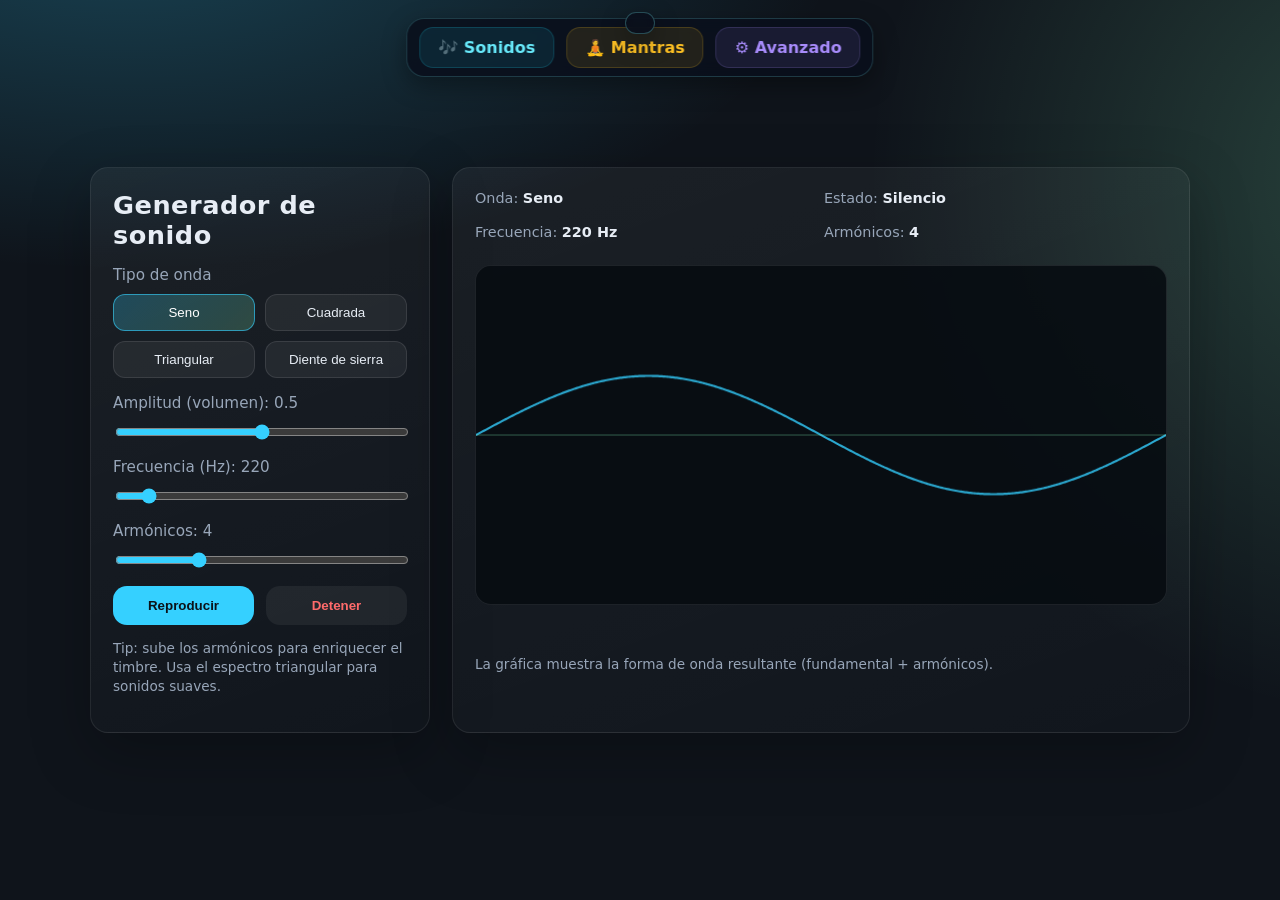
<file: sound_generator.html>
<!doctype html>
<html lang="es">
<head>
  <meta charset="utf-8" />
  <meta name="viewport" content="width=device-width, initial-scale=1" />
  <title>Generador de Sonido</title>
  <style>
    :root {
      --bg: #0f141b;
      --panel: #141b24;
      --ink: #e7edf5;
      --muted: #98a6b9;
      --accent: #35d0ff;
      --accent-2: #8cffc1;
      --danger: #ff6b6b;
    }

    * { box-sizing: border-box; }

    body {
      margin: 0;
      font-family: "Space Grotesk", "Segoe UI", system-ui, sans-serif;
      background: radial-gradient(1200px 600px at 10% -10%, rgba(53, 208, 255, 0.25), transparent 60%),
                  radial-gradient(900px 900px at 110% 20%, rgba(140, 255, 193, 0.2), transparent 60%),
                  var(--bg);
      color: var(--ink);
      min-height: 100vh;
      display: flex;
      justify-content: center;
      align-items: center;
      padding: 32px 18px;
    }

    .shell {
      width: min(1100px, 100%);
      display: grid;
      gap: 22px;
      grid-template-columns: minmax(260px, 340px) 1fr;
    }

    @media (max-width: 900px) {
      .shell {
        grid-template-columns: 1fr;
      }
    }

    .panel {
      background: linear-gradient(160deg, rgba(255,255,255,0.05), rgba(255,255,255,0.01));
      border: 1px solid rgba(255, 255, 255, 0.08);
      border-radius: 18px;
      padding: 22px;
      box-shadow: 0 20px 60px rgba(0,0,0,0.25);
    }

    h1 {
      font-size: 1.6rem;
      margin: 0 0 16px;
      letter-spacing: 0.02em;
    }

    .control {
      display: grid;
      gap: 10px;
      margin-bottom: 16px;
    }

    .control label {
      font-size: 0.95rem;
      color: var(--muted);
    }

    .control input[type="range"] {
      width: 100%;
      accent-color: var(--accent);
    }

    .row {
      display: flex;
      gap: 10px;
      flex-wrap: wrap;
    }

    .btn {
      flex: 1 1 110px;
      padding: 10px 12px;
      border-radius: 12px;
      border: 1px solid rgba(255,255,255,0.1);
      background: rgba(255,255,255,0.06);
      color: var(--ink);
      cursor: pointer;
      transition: all 0.2s ease;
    }

    .btn.active {
      background: linear-gradient(135deg, rgba(53, 208, 255, 0.25), rgba(140, 255, 193, 0.2));
      border-color: rgba(53, 208, 255, 0.6);
      color: white;
    }

    .btn:hover { transform: translateY(-1px); }

    .cta {
      display: flex;
      gap: 12px;
      margin-top: 10px;
    }

    .cta button {
      flex: 1;
      border-radius: 14px;
      padding: 12px 14px;
      border: none;
      font-weight: 600;
      cursor: pointer;
    }

    .start {
      background: var(--accent);
      color: #0c1218;
    }

    .stop {
      background: rgba(255,255,255,0.06);
      color: var(--danger);
      border: 1px solid rgba(255,255,255,0.2);
    }

    .display {
      display: grid;
      gap: 14px;
    }

    .readout {
      display: grid;
      gap: 6px;
      grid-template-columns: repeat(2, minmax(140px, 1fr));
      font-size: 0.9rem;
      color: var(--muted);
    }

    .readout span {
      color: var(--ink);
      font-weight: 600;
    }

    canvas {
      width: 100%;
      height: 340px;
      background: rgba(7, 12, 18, 0.7);
      border-radius: 16px;
      border: 1px solid rgba(255,255,255,0.08);
    }

    .hint {
      font-size: 0.85rem;
      color: var(--muted);
      line-height: 1.4;
    }
  
.nav-links {
  position: fixed;
  top: 20px;
  left: 20px;
  display: flex;
  gap: 10px;
  z-index: 999;
}

.nav-links a {
  text-decoration: none;
  font-size: 12px;
  color: #7dd3fc;
  background: rgba(0,0,0,0.4);
  padding: 6px 10px;
  border-radius: 8px;
  border: 1px solid rgba(125, 211, 252, 0.3);
}

.nav-links a:hover {
  background: rgba(125, 211, 252, 0.2);
}

</style>
</head>
<body>
<div class="top-nav-links" style="position:fixed; top:18px; left:50%; transform:translateX(-50%); z-index:9999; display:flex; gap:12px; padding:8px 12px; border-radius:18px; background:rgba(10,15,28,0.88); border:1px solid rgba(125,249,255,0.18); box-shadow:0 8px 24px rgba(0,0,0,0.35); backdrop-filter:blur(8px);">
  <a href="sonidos_sagrados.html" style="text-decoration:none; color:#67e8f9; font-weight:700; padding:10px 18px; border-radius:14px; background:rgba(34,211,238,0.10); border:1px solid rgba(34,211,238,0.18);">🎶 Sonidos</a>
  <a href="mantras.html" style="text-decoration:none; color:#fbbf24; font-weight:700; padding:10px 18px; border-radius:14px; background:rgba(251,191,36,0.10); border:1px solid rgba(251,191,36,0.18);">🧘 Mantras</a>
  <a href="sound_generator.html" style="text-decoration:none; color:#a78bfa; font-weight:700; padding:10px 18px; border-radius:14px; background:rgba(167,139,250,0.10); border:1px solid rgba(167,139,250,0.18);">⚙️ Avanzado</a>
</div>


<nav style="position:fixed; top:12px; left:50%; transform:translateX(-50%); z-index:9999; display:flex; gap:8px; flex-wrap:wrap; justify-content:center; background:rgba(10,15,28,0.88); padding:10px 14px; border:1px solid rgba(125,249,255,0.25); border-radius:14px; box-shadow:0 8px 24px rgba(0,0,0,0.35); backdrop-filter:blur(8px);">

</nav>

  <main class="shell">
    <section class="panel">
      <h1>Generador de sonido</h1>
<div class="control">
        <label>Tipo de onda</label>
        <div class="row" id="wave-buttons">
          <button class="btn active" data-wave="sine">Seno</button>
          <button class="btn" data-wave="square">Cuadrada</button>
          <button class="btn" data-wave="triangle">Triangular</button>
          <button class="btn" data-wave="sawtooth">Diente de sierra</button>
        </div>
      </div>

      <div class="control">
        <label>Amplitud (volumen): <span id="amp-value">0.5</span></label>
        <input id="amp" type="range" min="0" max="1" step="0.01" value="0.5" />
      </div>

      <div class="control">
        <label>Frecuencia (Hz): <span id="freq-value">220</span></label>
        <input id="freq" type="range" min="40" max="2000" step="1" value="220" />
      </div>

      <div class="control">
        <label>Armónicos: <span id="harm-value">4</span></label>
        <input id="harm" type="range" min="1" max="12" step="1" value="4" />
      </div>

      <div class="cta">
        <button class="start" id="start">Reproducir</button>
        <button class="stop" id="stop">Detener</button>
      </div>

      <p class="hint">Tip: sube los armónicos para enriquecer el timbre. Usa el espectro triangular para sonidos suaves.</p>
    </section>

    <section class="panel display">
      <div class="readout">
        <div>Onda: <span id="read-wave">Seno</span></div>
        <div>Estado: <span id="read-state">Silencio</span></div>
        <div>Frecuencia: <span id="read-freq">220 Hz</span></div>
        <div>Armónicos: <span id="read-harm">4</span></div>
      </div>
      <canvas id="scope" width="900" height="340"></canvas>
      <p class="hint">La gráfica muestra la forma de onda resultante (fundamental + armónicos).</p>
    </section>
  </main>

  <script>
    const audioState = {
      ctx: null,
      osc: null,
      gain: null,
      running: false,
      wave: "sine"
    };

    const ui = {
      amp: document.getElementById("amp"),
      freq: document.getElementById("freq"),
      harm: document.getElementById("harm"),
      ampValue: document.getElementById("amp-value"),
      freqValue: document.getElementById("freq-value"),
      harmValue: document.getElementById("harm-value"),
      readWave: document.getElementById("read-wave"),
      readState: document.getElementById("read-state"),
      readFreq: document.getElementById("read-freq"),
      readHarm: document.getElementById("read-harm"),
      buttons: Array.from(document.querySelectorAll("#wave-buttons .btn")),
      start: document.getElementById("start"),
      stop: document.getElementById("stop"),
      canvas: document.getElementById("scope")
    };

    const waveLabels = {
      sine: "Seno",
      square: "Cuadrada",
      triangle: "Triangular",
      sawtooth: "Diente de sierra"
    };

    function ensureAudio() {
      if (!audioState.ctx) {
        audioState.ctx = new (window.AudioContext || window.webkitAudioContext)();
        audioState.gain = audioState.ctx.createGain();
        audioState.gain.connect(audioState.ctx.destination);
      }
    }

    function updateWave() {
      if (!audioState.osc) return;
      const harmonics = parseInt(ui.harm.value, 10);
      if (audioState.wave === "sine") {
        audioState.osc.type = "sine";
      } else {
        const real = new Float32Array(harmonics + 1);
        const imag = new Float32Array(harmonics + 1);

        for (let n = 1; n <= harmonics; n++) {
          let amp = 0;
          switch (audioState.wave) {
            case "square":
              amp = n % 2 === 1 ? 1 / n : 0;
              break;
            case "triangle":
              amp = n % 2 === 1 ? 1 / (n * n) : 0;
              break;
            case "sawtooth":
              amp = 1 / n;
              break;
          }
          real[n] = 0;
          imag[n] = amp;
        }
        const wave = audioState.ctx.createPeriodicWave(real, imag, { disableNormalization: true });
        audioState.osc.setPeriodicWave(wave);
      }
      ui.readWave.textContent = waveLabels[audioState.wave];
    }

    function updateParams() {
      const amp = parseFloat(ui.amp.value);
      const freq = parseFloat(ui.freq.value);
      const harm = parseInt(ui.harm.value, 10);

      ui.ampValue.textContent = amp.toFixed(2);
      ui.freqValue.textContent = freq.toFixed(0);
      ui.harmValue.textContent = harm;

      ui.readFreq.textContent = `${freq.toFixed(0)} Hz`;
      ui.readHarm.textContent = harm;

      if (audioState.gain) {
        audioState.gain.gain.setTargetAtTime(amp, audioState.ctx.currentTime, 0.02);
      }
      if (audioState.osc) {
        audioState.osc.frequency.setTargetAtTime(freq, audioState.ctx.currentTime, 0.02);
      }
      drawWaveform();
    }

    function startSound() {
      ensureAudio();
      if (audioState.running) return;

      audioState.osc = audioState.ctx.createOscillator();
      audioState.osc.connect(audioState.gain);
      audioState.osc.frequency.value = parseFloat(ui.freq.value);
      audioState.gain.gain.value = parseFloat(ui.amp.value);
      updateWave();

      audioState.osc.start();
      audioState.running = true;
      ui.readState.textContent = "Reproduciendo";
    }

    function stopSound() {
      if (!audioState.running) return;
      audioState.osc.stop();
      audioState.osc.disconnect();
      audioState.osc = null;
      audioState.running = false;
      ui.readState.textContent = "Silencio";
    }

    function drawWaveform() {
      const canvas = ui.canvas;
      const ctx = canvas.getContext("2d");
      const w = canvas.width;
      const h = canvas.height;
      ctx.clearRect(0, 0, w, h);

      ctx.fillStyle = "rgba(7, 12, 18, 0.6)";
      ctx.fillRect(0, 0, w, h);

      const mid = h / 2;
      ctx.strokeStyle = "rgba(53, 208, 255, 0.8)";
      ctx.lineWidth = 2.2;

      const samples = 512;
      const amp = parseFloat(ui.amp.value);
      const freq = parseFloat(ui.freq.value);
      const harmonics = parseInt(ui.harm.value, 10);

      ctx.beginPath();
      for (let i = 0; i <= samples; i++) {
        const t = i / samples;
        const phase = t * 2 * Math.PI;
        let value = 0;

        if (audioState.wave === "sine") {
          value = Math.sin(phase);
        } else if (audioState.wave === "square") {
          for (let n = 1; n <= harmonics; n += 2) {
            value += Math.sin(n * phase) / n;
          }
        } else if (audioState.wave === "triangle") {
          let sign = 1;
          for (let n = 1; n <= harmonics; n += 2) {
            value += sign * Math.sin(n * phase) / (n * n);
            sign *= -1;
          }
        } else if (audioState.wave === "sawtooth") {
          for (let n = 1; n <= harmonics; n++) {
            value += Math.sin(n * phase) / n;
          }
        }

        value = value * amp;
        const x = (i / samples) * w;
        const y = mid - value * (h * 0.35);
        if (i === 0) ctx.moveTo(x, y);
        else ctx.lineTo(x, y);
      }
      ctx.stroke();

      ctx.strokeStyle = "rgba(140, 255, 193, 0.35)";
      ctx.lineWidth = 1;
      ctx.beginPath();
      ctx.moveTo(0, mid);
      ctx.lineTo(w, mid);
      ctx.stroke();
    }

    ui.buttons.forEach((btn) => {
      btn.addEventListener("click", () => {
        ui.buttons.forEach((b) => b.classList.remove("active"));
        btn.classList.add("active");
        audioState.wave = btn.dataset.wave;
        updateWave();
        drawWaveform();
      });
    });

    ui.amp.addEventListener("input", updateParams);
    ui.freq.addEventListener("input", updateParams);
    ui.harm.addEventListener("input", () => {
      updateParams();
      updateWave();
    });

    ui.start.addEventListener("click", () => {
      startSound();
      updateParams();
    });

    ui.stop.addEventListener("click", stopSound);

    drawWaveform();
  </script>
</body>
</html>
</file>
